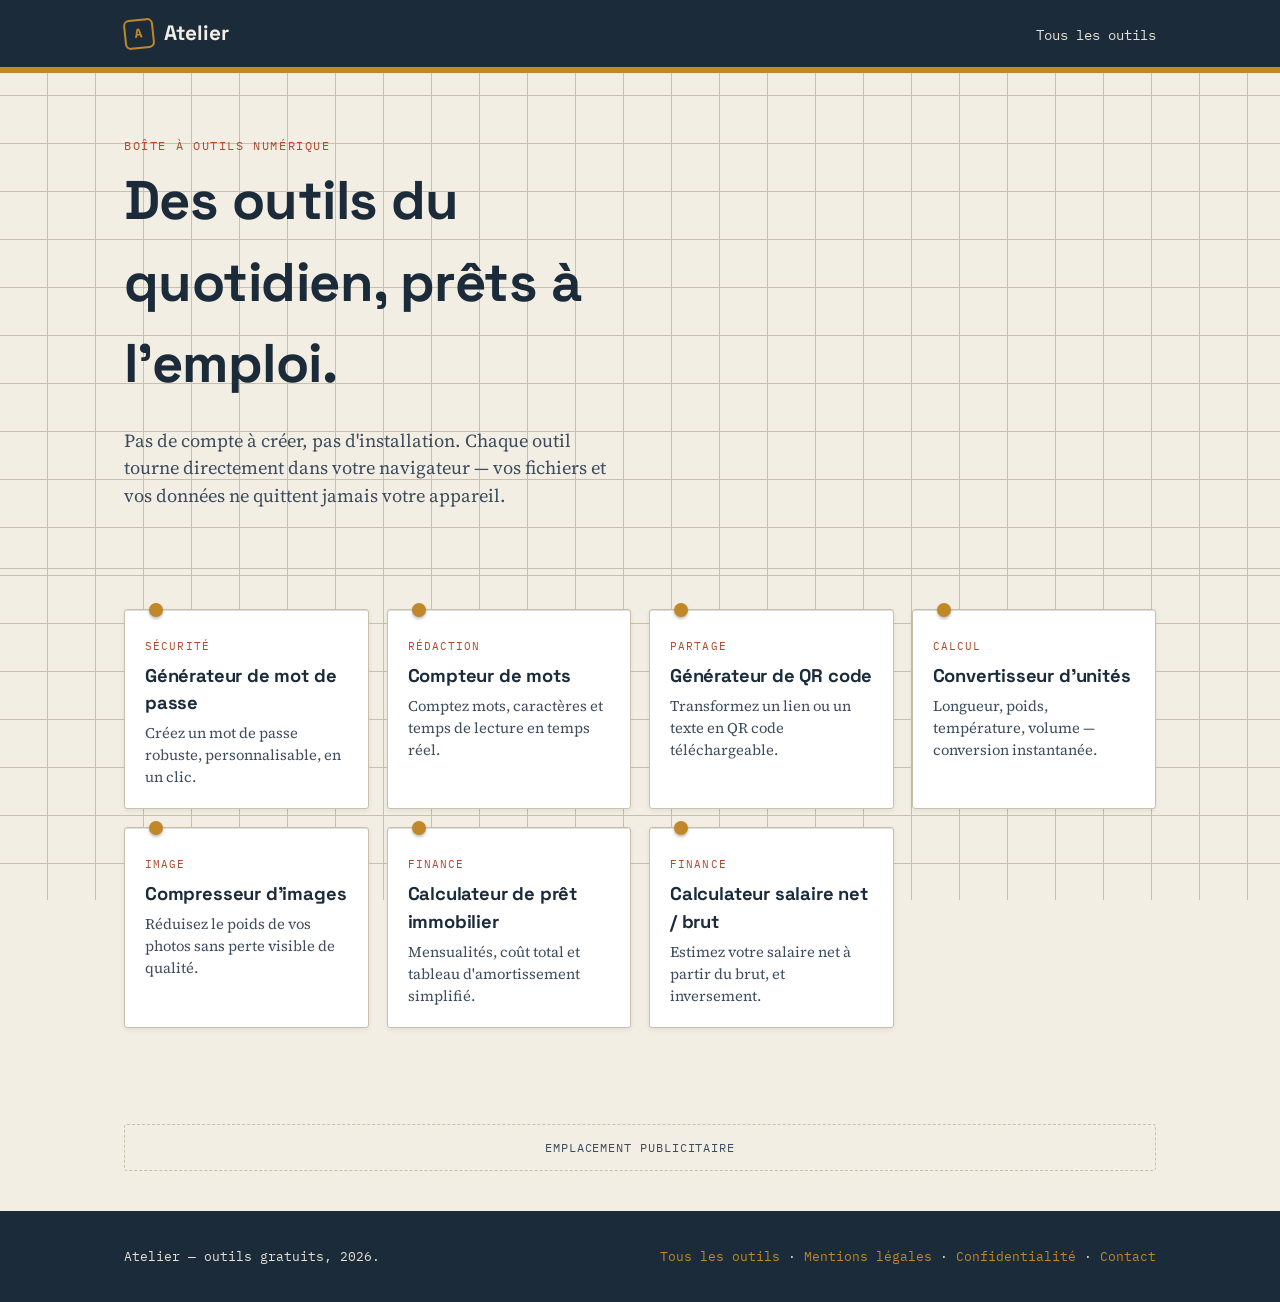
<file: index.html>
<!DOCTYPE html>
<html lang="fr">
<head>
<meta charset="UTF-8">
<meta name="viewport" content="width=device-width, initial-scale=1.0">
<title>Atelier — Outils gratuits en ligne, sans inscription</title>
<meta name="description" content="Générateur de mot de passe, compteur de mots, QR code, convertisseur d'unités, compresseur d'images et calculateurs financiers — gratuits, rapides, sans inscription.">
<link rel="preconnect" href="https://fonts.googleapis.com">
<link href="https://fonts.googleapis.com/css2?family=Space+Grotesk:wght@500;700&family=Source+Serif+4:opsz,wght@8..60,400;8..60,600&family=IBM+Plex+Mono:wght@400;500&display=swap" rel="stylesheet">
<link rel="stylesheet" href="css/style.css">
</head>
<body>

<header class="site-header">
  <div class="container">
    <a href="index.html" class="brand">
      <span class="brand-mark">A</span>
      Atelier
    </a>
    <nav class="crumbs"><a href="#outils">Tous les outils</a></nav>
  </div>
</header>

<section class="hero">
  <div class="container">
    <span class="eyebrow">Boîte à outils numérique</span>
    <h1>Des outils du quotidien, prêts à l'emploi.</h1>
    <p class="lede">Pas de compte à créer, pas d'installation. Chaque outil tourne directement dans votre navigateur — vos fichiers et vos données ne quittent jamais votre appareil.</p>
  </div>
</section>

<section id="outils" class="container">
  <div class="pegboard">

    <a class="tool-slot" href="tools/generateur-mot-de-passe.html">
      <span class="tag">Sécurité</span>
      <h3>Générateur de mot de passe</h3>
      <p>Créez un mot de passe robuste, personnalisable, en un clic.</p>
    </a>

    <a class="tool-slot" href="tools/compteur-de-mots.html">
      <span class="tag">Rédaction</span>
      <h3>Compteur de mots</h3>
      <p>Comptez mots, caractères et temps de lecture en temps réel.</p>
    </a>

    <a class="tool-slot" href="tools/generateur-qr-code.html">
      <span class="tag">Partage</span>
      <h3>Générateur de QR code</h3>
      <p>Transformez un lien ou un texte en QR code téléchargeable.</p>
    </a>

    <a class="tool-slot" href="tools/convertisseur-unites.html">
      <span class="tag">Calcul</span>
      <h3>Convertisseur d'unités</h3>
      <p>Longueur, poids, température, volume — conversion instantanée.</p>
    </a>

    <a class="tool-slot" href="tools/compresseur-image.html">
      <span class="tag">Image</span>
      <h3>Compresseur d'images</h3>
      <p>Réduisez le poids de vos photos sans perte visible de qualité.</p>
    </a>

    <a class="tool-slot" href="tools/calculateur-pret.html">
      <span class="tag">Finance</span>
      <h3>Calculateur de prêt immobilier</h3>
      <p>Mensualités, coût total et tableau d'amortissement simplifié.</p>
    </a>

    <a class="tool-slot" href="tools/calculateur-salaire.html">
      <span class="tag">Finance</span>
      <h3>Calculateur salaire net / brut</h3>
      <p>Estimez votre salaire net à partir du brut, et inversement.</p>
    </a>

  </div>

  <div class="ad-slot">Emplacement publicitaire</div>
</section>

<footer class="site-footer">
  <div class="container">
    <span>Atelier — outils gratuits, 2026.</span>
    <span>
      <a href="#outils">Tous les outils</a> ·
      <a href="pages/mentions-legales.html">Mentions légales</a> ·
      <a href="pages/confidentialite.html">Confidentialité</a> ·
      <a href="pages/contact.html">Contact</a>
    </span>
  </div>
</footer>

</body>
</html>
</file>
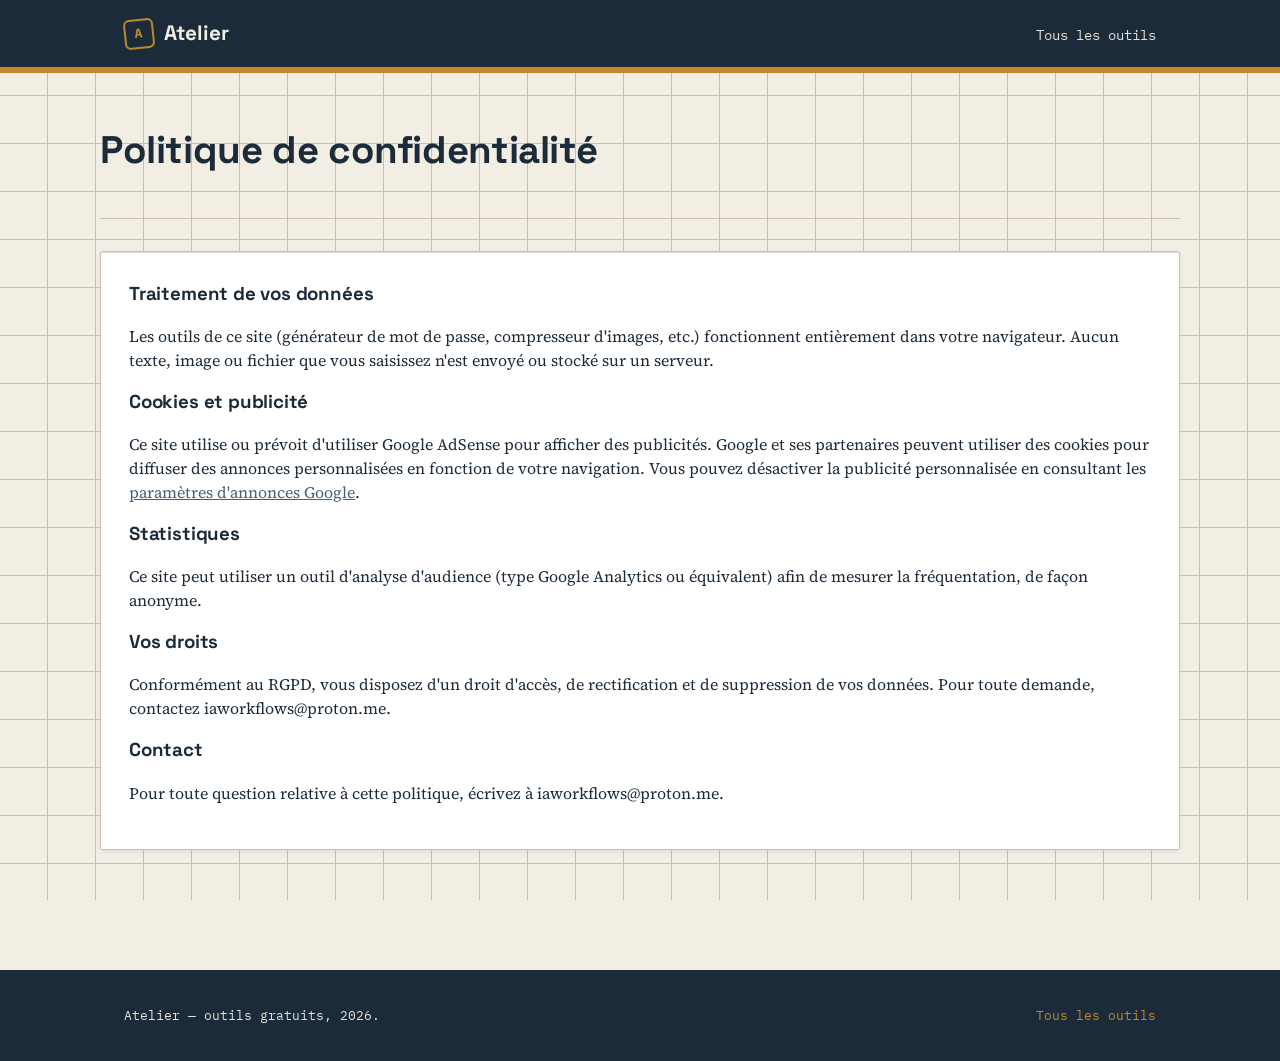
<file: pages/confidentialite.html>
<!DOCTYPE html>
<html lang="fr">
<head>
<meta charset="UTF-8">
<meta name="viewport" content="width=device-width, initial-scale=1.0">
<title>Politique de confidentialité — Atelier</title>
<meta name="robots" content="noindex">
<link href="https://fonts.googleapis.com/css2?family=Space+Grotesk:wght@500;700&family=Source+Serif+4:opsz,wght@8..60,400;8..60,600&family=IBM+Plex+Mono:wght@400;500&display=swap" rel="stylesheet">
<link rel="stylesheet" href="../css/style.css">
</head>
<body>

<header class="site-header">
  <div class="container">
    <a href="../index.html" class="brand"><span class="brand-mark">A</span>Atelier</a>
    <nav class="crumbs"><a href="../index.html#outils">Tous les outils</a></nav>
  </div>
</header>

<main class="container tool-page">
  <div class="tool-header">
    <h1>Politique de confidentialité</h1>
  </div>

  <div class="panel">
    <h3>Traitement de vos données</h3>
    <p>Les outils de ce site (générateur de mot de passe, compresseur d'images, etc.) fonctionnent entièrement dans votre navigateur. Aucun texte, image ou fichier que vous saisissez n'est envoyé ou stocké sur un serveur.</p>

    <h3>Cookies et publicité</h3>
    <p>Ce site utilise ou prévoit d'utiliser Google AdSense pour afficher des publicités. Google et ses partenaires peuvent utiliser des cookies pour diffuser des annonces personnalisées en fonction de votre navigation. Vous pouvez désactiver la publicité personnalisée en consultant les <a href="https://adssettings.google.com" target="_blank" rel="noopener">paramètres d'annonces Google</a>.</p>

    <h3>Statistiques</h3>
    <p>Ce site peut utiliser un outil d'analyse d'audience (type Google Analytics ou équivalent) afin de mesurer la fréquentation, de façon anonyme.</p>

    <h3>Vos droits</h3>
    <p>Conformément au RGPD, vous disposez d'un droit d'accès, de rectification et de suppression de vos données. Pour toute demande, contactez iaworkflows@proton.me.</p>

    <h3>Contact</h3>
    <p>Pour toute question relative à cette politique, écrivez à iaworkflows@proton.me.</p>
  </div>
</main>

<footer class="site-footer">
  <div class="container">
    <span>Atelier — outils gratuits, 2026.</span>
    <span><a href="../index.html#outils">Tous les outils</a></span>
  </div>
</footer>

</body>
</html>
</file>
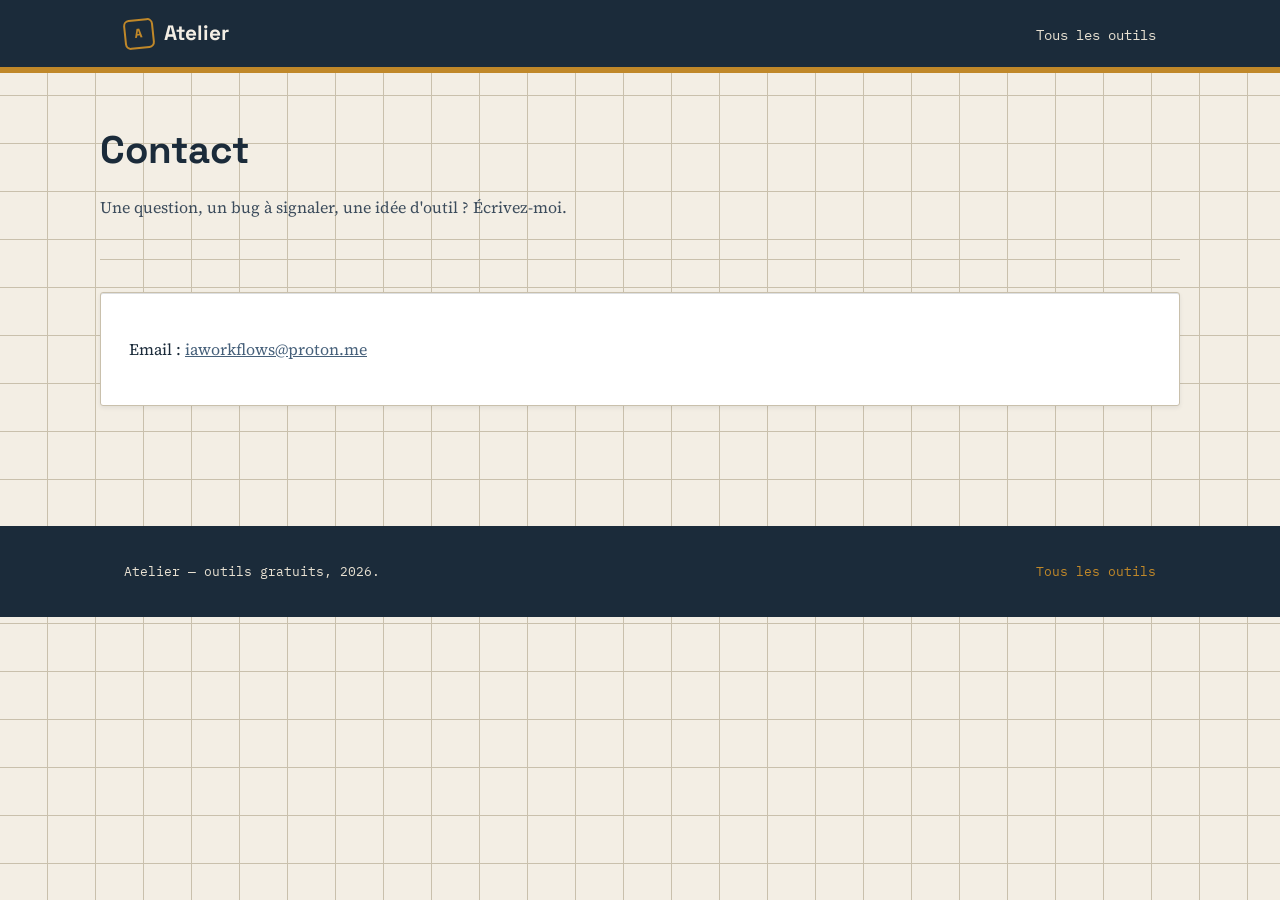
<file: pages/contact.html>
<!DOCTYPE html>
<html lang="fr">
<head>
<meta charset="UTF-8">
<meta name="viewport" content="width=device-width, initial-scale=1.0">
<title>Contact — Atelier</title>
<link href="https://fonts.googleapis.com/css2?family=Space+Grotesk:wght@500;700&family=Source+Serif+4:opsz,wght@8..60,400;8..60,600&family=IBM+Plex+Mono:wght@400;500&display=swap" rel="stylesheet">
<link rel="stylesheet" href="../css/style.css">
</head>
<body>

<header class="site-header">
  <div class="container">
    <a href="../index.html" class="brand"><span class="brand-mark">A</span>Atelier</a>
    <nav class="crumbs"><a href="../index.html#outils">Tous les outils</a></nav>
  </div>
</header>

<main class="container tool-page">
  <div class="tool-header">
    <h1>Contact</h1>
    <p>Une question, un bug à signaler, une idée d'outil ? Écrivez-moi.</p>
  </div>

  <div class="panel">
    <p>Email : <a href="mailto:[ton-email@exemple.fr]">iaworkflows@proton.me</a></p>
  </div>
</main>

<footer class="site-footer">
  <div class="container">
    <span>Atelier — outils gratuits, 2026.</span>
    <span><a href="../index.html#outils">Tous les outils</a></span>
  </div>
</footer>

</body>
</html>
</file>
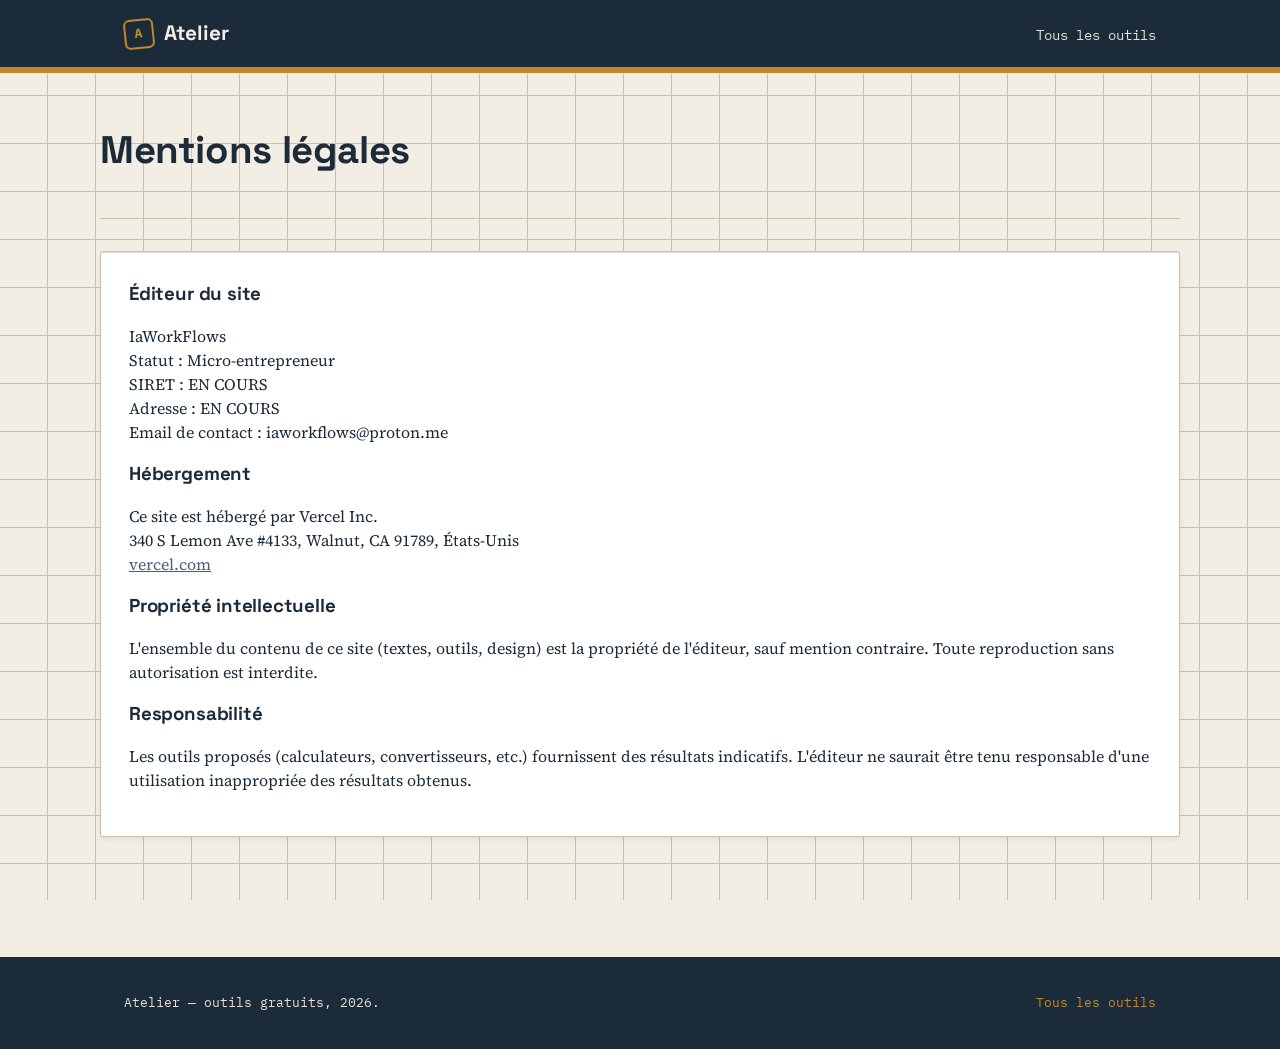
<file: pages/mentions-legales.html>
<!DOCTYPE html>
<html lang="fr">
<head>
<meta charset="UTF-8">
<meta name="viewport" content="width=device-width, initial-scale=1.0">
<title>Mentions légales — Atelier</title>
<meta name="robots" content="noindex">
<link href="https://fonts.googleapis.com/css2?family=Space+Grotesk:wght@500;700&family=Source+Serif+4:opsz,wght@8..60,400;8..60,600&family=IBM+Plex+Mono:wght@400;500&display=swap" rel="stylesheet">
<link rel="stylesheet" href="../css/style.css">
</head>
<body>

<header class="site-header">
  <div class="container">
    <a href="../index.html" class="brand"><span class="brand-mark">A</span>Atelier</a>
    <nav class="crumbs"><a href="../index.html#outils">Tous les outils</a></nav>
  </div>
</header>

<main class="container tool-page">
  <div class="tool-header">
    <h1>Mentions légales</h1>
  </div>

  <div class="panel">
    <h3>Éditeur du site</h3>
    <p>
      IaWorkFlows<br>
      Statut : Micro-entrepreneur<br>
      SIRET : EN COURS<br>
      Adresse : EN COURS<br>
      Email de contact : iaworkflows@proton.me
    </p>

    <h3>Hébergement</h3>
    <p>
      Ce site est hébergé par Vercel Inc.<br>
      340 S Lemon Ave #4133, Walnut, CA 91789, États-Unis<br>
      <a href="https://vercel.com" target="_blank" rel="noopener">vercel.com</a>
    </p>

    <h3>Propriété intellectuelle</h3>
    <p>L'ensemble du contenu de ce site (textes, outils, design) est la propriété de l'éditeur, sauf mention contraire. Toute reproduction sans autorisation est interdite.</p>

    <h3>Responsabilité</h3>
    <p>Les outils proposés (calculateurs, convertisseurs, etc.) fournissent des résultats indicatifs. L'éditeur ne saurait être tenu responsable d'une utilisation inappropriée des résultats obtenus.</p>
  </div>
</main>

<footer class="site-footer">
  <div class="container">
    <span>Atelier — outils gratuits, 2026.</span>
    <span><a href="../index.html#outils">Tous les outils</a></span>
  </div>
</footer>

</body>
</html>
</file>
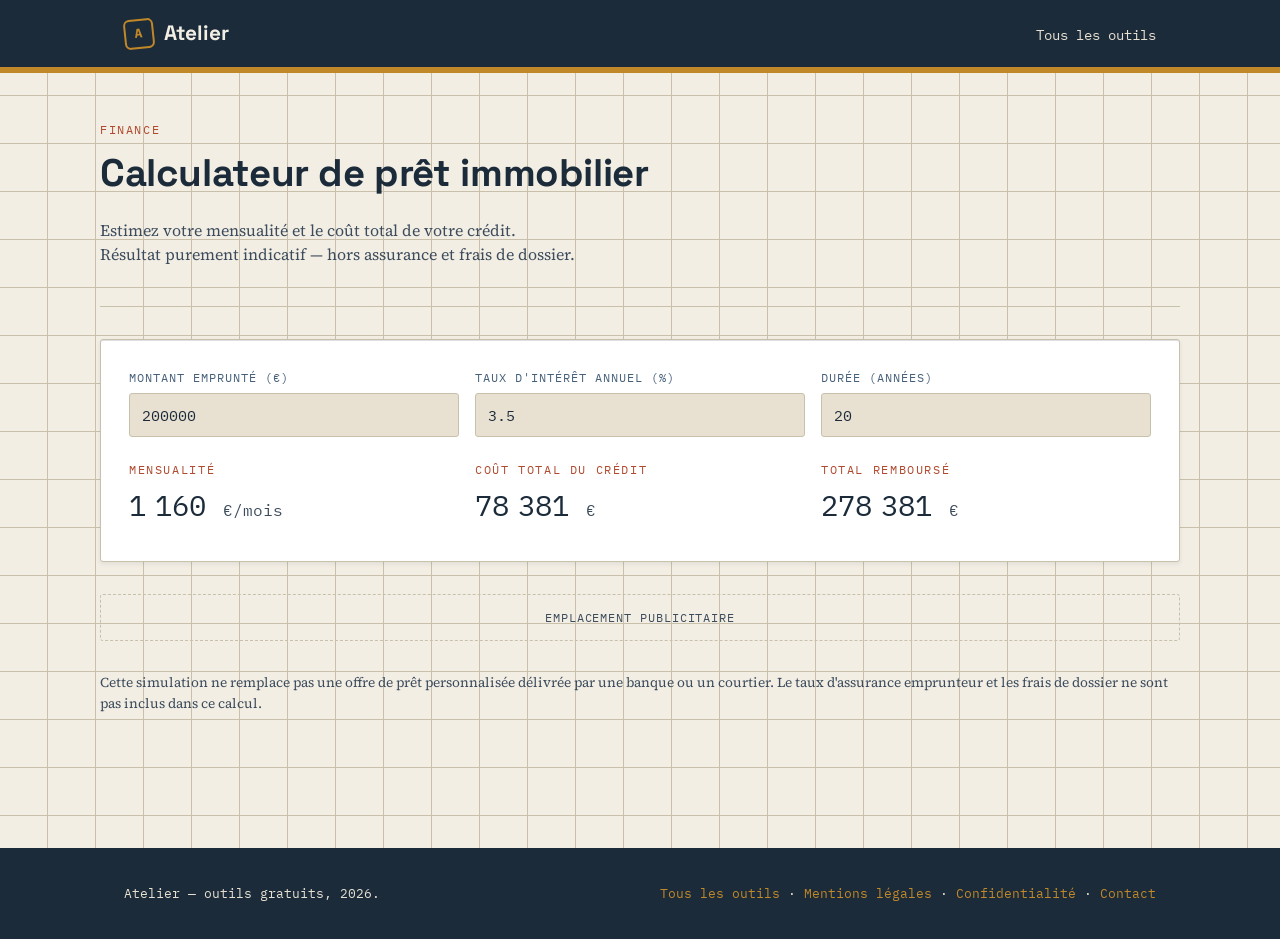
<file: tools/calculateur-pret.html>
<!DOCTYPE html>
<html lang="fr">
<head>
<meta charset="UTF-8">
<meta name="viewport" content="width=device-width, initial-scale=1.0">
<title>Calculateur de prêt immobilier gratuit — Atelier</title>
<meta name="description" content="Calculez votre mensualité de prêt immobilier, le coût total du crédit et consultez un tableau d'amortissement simplifié.">
<link href="https://fonts.googleapis.com/css2?family=Space+Grotesk:wght@500;700&family=Source+Serif+4:opsz,wght@8..60,400;8..60,600&family=IBM+Plex+Mono:wght@400;500&display=swap" rel="stylesheet">
<link rel="stylesheet" href="../css/style.css">
</head>
<body>

<header class="site-header">
  <div class="container">
    <a href="../index.html" class="brand"><span class="brand-mark">A</span>Atelier</a>
    <nav class="crumbs"><a href="../index.html#outils">Tous les outils</a></nav>
  </div>
</header>

<main class="container tool-page">
  <div class="tool-header">
    <span class="eyebrow">Finance</span>
    <h1>Calculateur de prêt immobilier</h1>
    <p>Estimez votre mensualité et le coût total de votre crédit. Résultat purement indicatif — hors assurance et frais de dossier.</p>
  </div>

  <div class="panel">
    <div class="row">
      <div>
        <label for="amount">Montant emprunté (€)</label>
        <input type="number" id="amount" value="200000">
      </div>
      <div>
        <label for="rate">Taux d'intérêt annuel (%)</label>
        <input type="number" id="rate" value="3.5" step="0.01">
      </div>
      <div>
        <label for="duration">Durée (années)</label>
        <input type="number" id="duration" value="20">
      </div>
    </div>

    <div class="row" style="margin-top:24px;">
      <div>
        <div class="eyebrow">Mensualité</div>
        <div class="result-big"><span id="monthly">—</span> <span class="unit">€/mois</span></div>
      </div>
      <div>
        <div class="eyebrow">Coût total du crédit</div>
        <div class="result-big"><span id="totalCost">—</span> <span class="unit">€</span></div>
      </div>
      <div>
        <div class="eyebrow">Total remboursé</div>
        <div class="result-big"><span id="totalPaid">—</span> <span class="unit">€</span></div>
      </div>
    </div>
  </div>

  <div class="ad-slot">Emplacement publicitaire</div>

  <p class="footnote">Cette simulation ne remplace pas une offre de prêt personnalisée délivrée par une banque ou un courtier. Le taux d'assurance emprunteur et les frais de dossier ne sont pas inclus dans ce calcul.</p>
</main>

<footer class="site-footer">
  <div class="container">
    <span>Atelier — outils gratuits, 2026.</span>
    <span>
      <a href="../index.html#outils">Tous les outils</a> ·
      <a href="../pages/mentions-legales.html">Mentions légales</a> ·
      <a href="../pages/confidentialite.html">Confidentialité</a> ·
      <a href="../pages/contact.html">Contact</a>
    </span>
  </div>
</footer>

<script>
const amount = document.getElementById('amount');
const rate = document.getElementById('rate');
const duration = document.getElementById('duration');

function calc() {
  const P = parseFloat(amount.value);
  const annualRate = parseFloat(rate.value) / 100;
  const years = parseFloat(duration.value);

  if (!P || !annualRate || !years) return;

  const monthlyRate = annualRate / 12;
  const n = years * 12;
  const monthly = P * monthlyRate / (1 - Math.pow(1 + monthlyRate, -n));
  const totalPaid = monthly * n;
  const totalCost = totalPaid - P;

  document.getElementById('monthly').textContent = formatNum(monthly);
  document.getElementById('totalCost').textContent = formatNum(totalCost);
  document.getElementById('totalPaid').textContent = formatNum(totalPaid);
}

function formatNum(n) {
  return n.toLocaleString('fr-FR', { maximumFractionDigits: 0 });
}

[amount, rate, duration].forEach(el => el.addEventListener('input', calc));
calc();
</script>

</body>
</html>
</file>
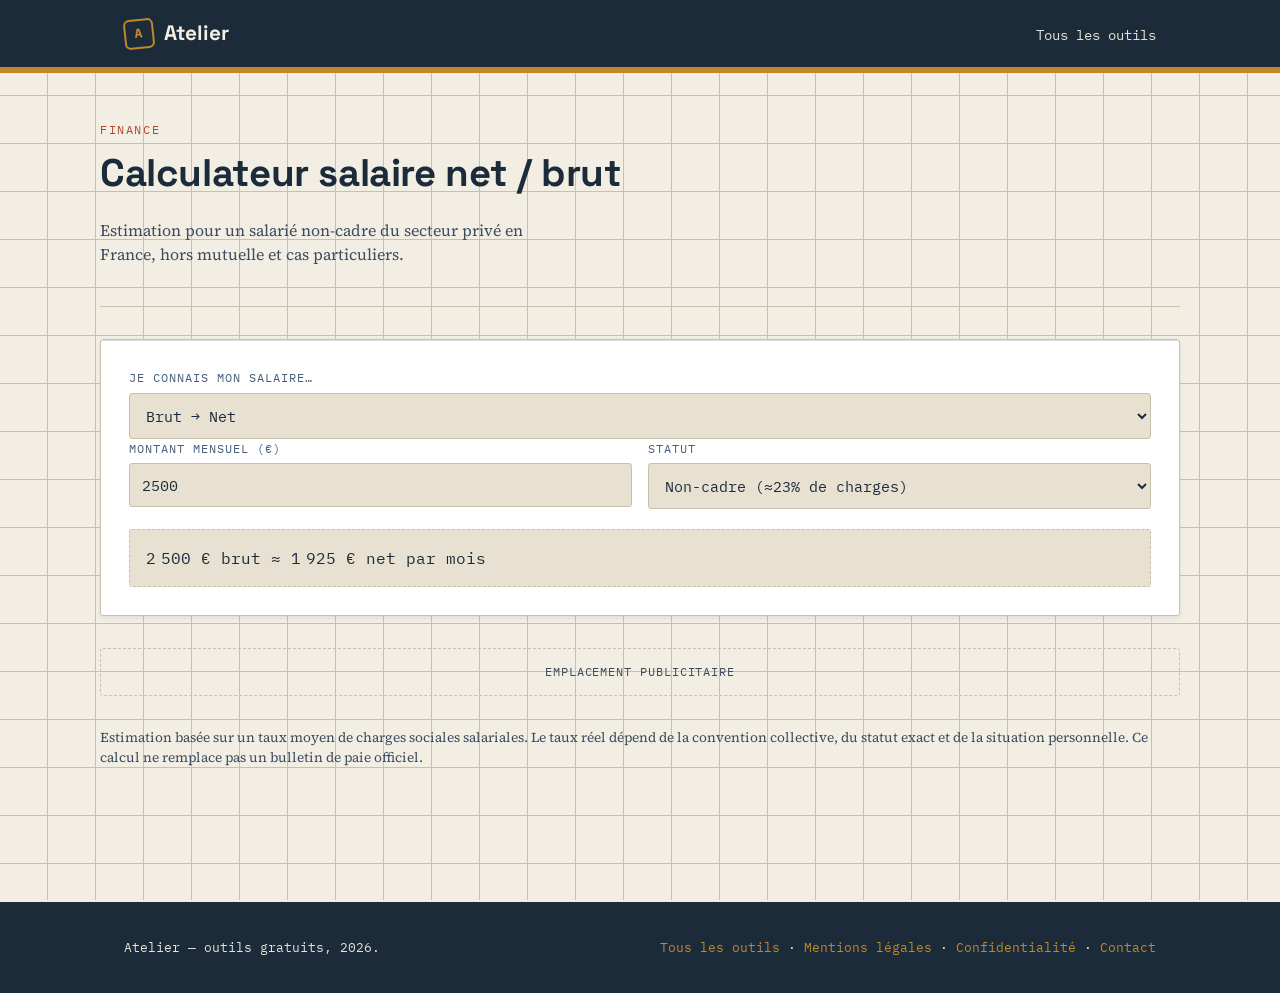
<file: tools/calculateur-salaire.html>
<!DOCTYPE html>
<html lang="fr">
<head>
<meta charset="UTF-8">
<meta name="viewport" content="width=device-width, initial-scale=1.0">
<title>Calculateur salaire net / brut gratuit — Atelier</title>
<meta name="description" content="Convertissez votre salaire brut en net et inversement, pour un salarié du secteur privé en France. Estimation indicative.">
<link href="https://fonts.googleapis.com/css2?family=Space+Grotesk:wght@500;700&family=Source+Serif+4:opsz,wght@8..60,400;8..60,600&family=IBM+Plex+Mono:wght@400;500&display=swap" rel="stylesheet">
<link rel="stylesheet" href="../css/style.css">
</head>
<body>

<header class="site-header">
  <div class="container">
    <a href="../index.html" class="brand"><span class="brand-mark">A</span>Atelier</a>
    <nav class="crumbs"><a href="../index.html#outils">Tous les outils</a></nav>
  </div>
</header>

<main class="container tool-page">
  <div class="tool-header">
    <span class="eyebrow">Finance</span>
    <h1>Calculateur salaire net / brut</h1>
    <p>Estimation pour un salarié non-cadre du secteur privé en France, hors mutuelle et cas particuliers.</p>
  </div>

  <div class="panel">
    <label for="direction">Je connais mon salaire…</label>
    <select id="direction">
      <option value="toNet">Brut → Net</option>
      <option value="toGross">Net → Brut</option>
    </select>

    <div class="row">
      <div>
        <label for="salary">Montant mensuel (€)</label>
        <input type="number" id="salary" value="2500">
      </div>
      <div>
        <label for="status">Statut</label>
        <select id="status">
          <option value="0.23">Non-cadre (≈23% de charges)</option>
          <option value="0.25">Cadre (≈25% de charges)</option>
        </select>
      </div>
    </div>

    <div class="output" id="result" aria-live="polite">—</div>
  </div>

  <div class="ad-slot">Emplacement publicitaire</div>

  <p class="footnote">Estimation basée sur un taux moyen de charges sociales salariales. Le taux réel dépend de la convention collective, du statut exact et de la situation personnelle. Ce calcul ne remplace pas un bulletin de paie officiel.</p>
</main>

<footer class="site-footer">
  <div class="container">
    <span>Atelier — outils gratuits, 2026.</span>
    <span>
      <a href="../index.html#outils">Tous les outils</a> ·
      <a href="../pages/mentions-legales.html">Mentions légales</a> ·
      <a href="../pages/confidentialite.html">Confidentialité</a> ·
      <a href="../pages/contact.html">Contact</a>
    </span>
  </div>
</footer>

<script>
const direction = document.getElementById('direction');
const salary = document.getElementById('salary');
const status = document.getElementById('status');
const result = document.getElementById('result');

function calc() {
  const val = parseFloat(salary.value);
  const rate = parseFloat(status.value);
  if (!val) { result.textContent = '—'; return; }

  if (direction.value === 'toNet') {
    const net = val * (1 - rate);
    result.textContent = val.toLocaleString('fr-FR') + ' € brut ≈ ' + net.toLocaleString('fr-FR', {maximumFractionDigits: 0}) + ' € net par mois';
  } else {
    const gross = val / (1 - rate);
    result.textContent = val.toLocaleString('fr-FR') + ' € net ≈ ' + gross.toLocaleString('fr-FR', {maximumFractionDigits: 0}) + ' € brut par mois';
  }
}

[direction, salary, status].forEach(el => el.addEventListener('input', calc));
calc();
</script>

</body>
</html>
</file>
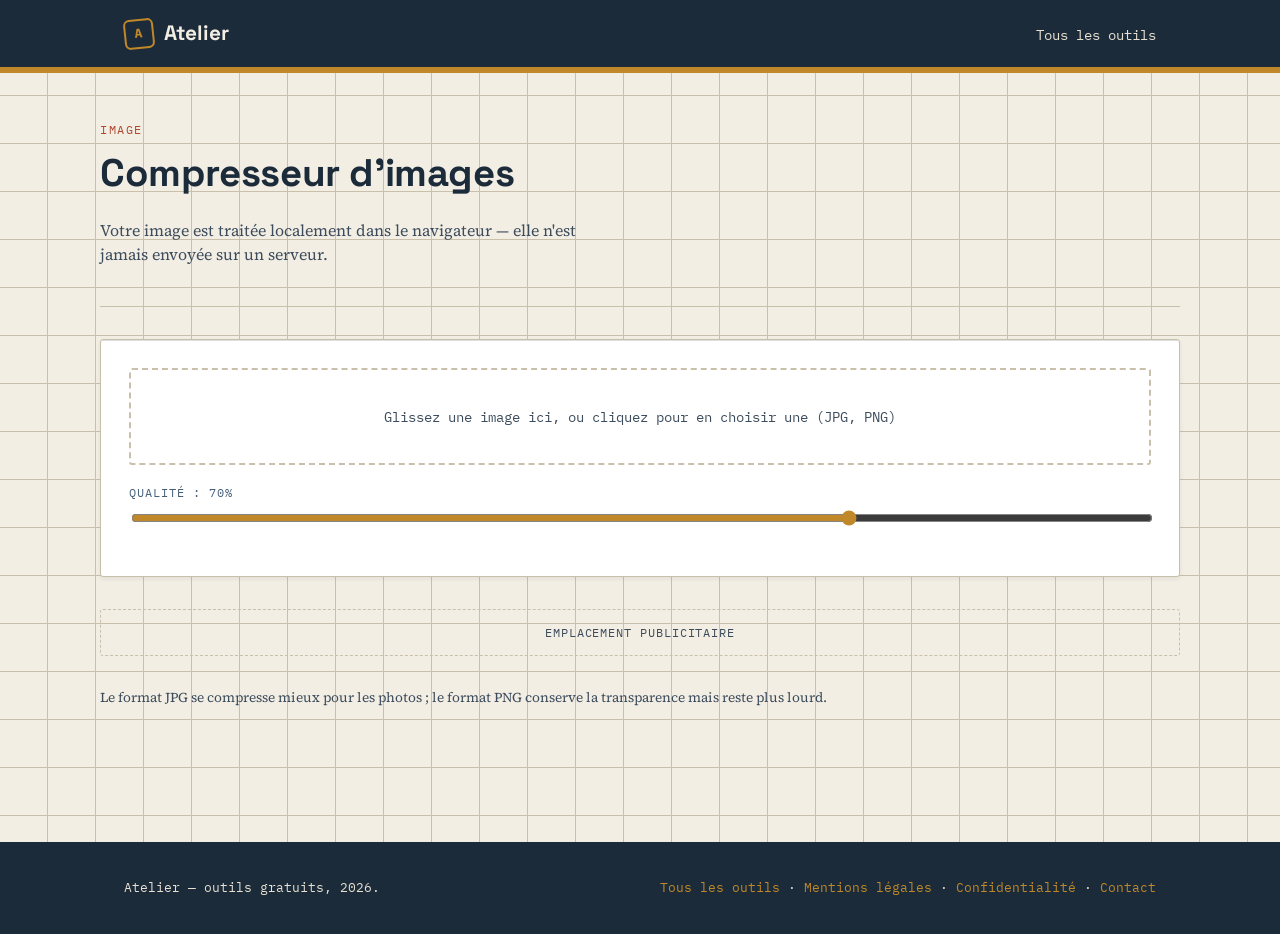
<file: tools/compresseur-image.html>
<!DOCTYPE html>
<html lang="fr">
<head>
<meta charset="UTF-8">
<meta name="viewport" content="width=device-width, initial-scale=1.0">
<title>Compresseur d'images gratuit en ligne — Atelier</title>
<meta name="description" content="Réduisez le poids de vos images JPG et PNG directement dans votre navigateur, sans envoi sur un serveur.">
<link href="https://fonts.googleapis.com/css2?family=Space+Grotesk:wght@500;700&family=Source+Serif+4:opsz,wght@8..60,400;8..60,600&family=IBM+Plex+Mono:wght@400;500&display=swap" rel="stylesheet">
<link rel="stylesheet" href="../css/style.css">
</head>
<body>

<header class="site-header">
  <div class="container">
    <a href="../index.html" class="brand"><span class="brand-mark">A</span>Atelier</a>
    <nav class="crumbs"><a href="../index.html#outils">Tous les outils</a></nav>
  </div>
</header>

<main class="container tool-page">
  <div class="tool-header">
    <span class="eyebrow">Image</span>
    <h1>Compresseur d'images</h1>
    <p>Votre image est traitée localement dans le navigateur — elle n'est jamais envoyée sur un serveur.</p>
  </div>

  <div class="panel">
    <div class="dropzone" id="dropzone">Glissez une image ici, ou cliquez pour en choisir une (JPG, PNG)</div>
    <input type="file" id="fileInput" accept="image/png, image/jpeg" style="display:none">

    <label for="quality">Qualité : <span id="qualityVal">70</span>%</label>
    <input type="range" id="quality" min="10" max="95" value="70">

    <table class="compress-table" id="statsTable" style="display:none;">
      <tr><th>Taille d'origine</th><td id="origSize">—</td></tr>
      <tr><th>Taille compressée</th><td id="newSize">—</td></tr>
      <tr><th>Réduction</th><td id="reduction">—</td></tr>
    </table>

    <div class="actions">
      <button class="secondary" id="downloadBtn" style="display:none;">Télécharger l'image compressée</button>
    </div>
  </div>

  <div class="ad-slot">Emplacement publicitaire</div>

  <p class="footnote">Le format JPG se compresse mieux pour les photos ; le format PNG conserve la transparence mais reste plus lourd.</p>
</main>

<footer class="site-footer">
  <div class="container">
    <span>Atelier — outils gratuits, 2026.</span>
    <span>
      <a href="../index.html#outils">Tous les outils</a> ·
      <a href="../pages/mentions-legales.html">Mentions légales</a> ·
      <a href="../pages/confidentialite.html">Confidentialité</a> ·
      <a href="../pages/contact.html">Contact</a>
    </span>
  </div>
</footer>

<script>
const dropzone = document.getElementById('dropzone');
const fileInput = document.getElementById('fileInput');
const quality = document.getElementById('quality');
const qualityVal = document.getElementById('qualityVal');
const statsTable = document.getElementById('statsTable');
const downloadBtn = document.getElementById('downloadBtn');
let currentFile = null;
let compressedDataUrl = null;
let compressedType = 'image/jpeg';

dropzone.addEventListener('click', () => fileInput.click());
dropzone.addEventListener('dragover', e => { e.preventDefault(); dropzone.classList.add('drag'); });
dropzone.addEventListener('dragleave', () => dropzone.classList.remove('drag'));
dropzone.addEventListener('drop', e => {
  e.preventDefault();
  dropzone.classList.remove('drag');
  if (e.dataTransfer.files.length) handleFile(e.dataTransfer.files[0]);
});
fileInput.addEventListener('change', () => { if (fileInput.files.length) handleFile(fileInput.files[0]); });
quality.addEventListener('input', () => { qualityVal.textContent = quality.value; if (currentFile) processImage(); });

function handleFile(file) {
  if (!file.type.match(/image\/(jpeg|png)/)) {
    dropzone.textContent = 'Format non supporté. Utilisez un JPG ou un PNG.';
    return;
  }
  currentFile = file;
  processImage();
}

function processImage() {
  const reader = new FileReader();
  reader.onload = e => {
    const img = new Image();
    img.onload = () => {
      const canvas = document.createElement('canvas');
      canvas.width = img.width;
      canvas.height = img.height;
      const ctx = canvas.getContext('2d');
      ctx.drawImage(img, 0, 0);

      compressedType = currentFile.type === 'image/png' ? 'image/png' : 'image/jpeg';
      const q = parseInt(quality.value, 10) / 100;
      compressedDataUrl = canvas.toDataURL(compressedType, q);

      const origSize = currentFile.size;
      const newSize = Math.round((compressedDataUrl.length - 'data:image/jpeg;base64,'.length) * 0.75);

      document.getElementById('origSize').textContent = formatBytes(origSize);
      document.getElementById('newSize').textContent = formatBytes(newSize);
      const pct = Math.max(0, Math.round((1 - newSize / origSize) * 100));
      document.getElementById('reduction').textContent = pct + '%';
      statsTable.style.display = '';
      downloadBtn.style.display = '';
      dropzone.textContent = currentFile.name + ' — chargé';
    };
    img.src = e.target.result;
  };
  reader.readAsDataURL(currentFile);
}

function formatBytes(bytes) {
  if (bytes < 1024) return bytes + ' o';
  if (bytes < 1024 * 1024) return (bytes / 1024).toFixed(1) + ' Ko';
  return (bytes / (1024 * 1024)).toFixed(2) + ' Mo';
}

downloadBtn.addEventListener('click', () => {
  if (!compressedDataUrl) return;
  const link = document.createElement('a');
  link.download = 'image-compressee.' + (compressedType === 'image/png' ? 'png' : 'jpg');
  link.href = compressedDataUrl;
  link.click();
});
</script>

</body>
</html>
</file>
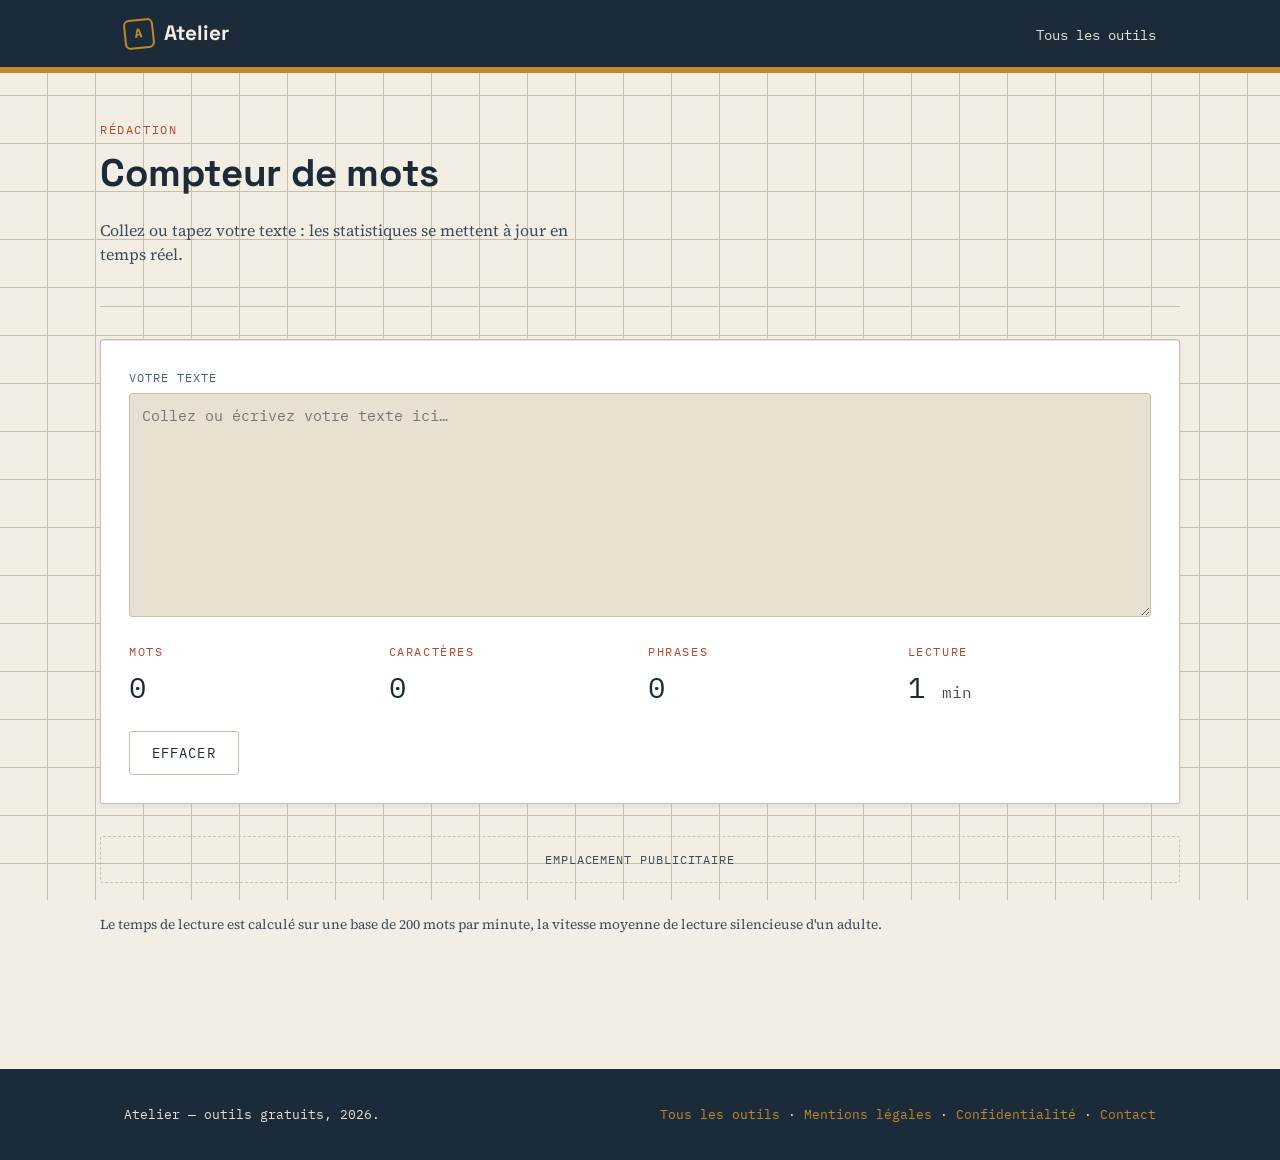
<file: tools/compteur-de-mots.html>
<!DOCTYPE html>
<html lang="fr">
<head>
<meta charset="UTF-8">
<meta name="viewport" content="width=device-width, initial-scale=1.0">
<title>Compteur de mots et de caractères gratuit — Atelier</title>
<meta name="description" content="Comptez le nombre de mots, caractères, phrases et le temps de lecture estimé d'un texte, en temps réel.">
<link href="https://fonts.googleapis.com/css2?family=Space+Grotesk:wght@500;700&family=Source+Serif+4:opsz,wght@8..60,400;8..60,600&family=IBM+Plex+Mono:wght@400;500&display=swap" rel="stylesheet">
<link rel="stylesheet" href="../css/style.css">
</head>
<body>

<header class="site-header">
  <div class="container">
    <a href="../index.html" class="brand"><span class="brand-mark">A</span>Atelier</a>
    <nav class="crumbs"><a href="../index.html#outils">Tous les outils</a></nav>
  </div>
</header>

<main class="container tool-page">
  <div class="tool-header">
    <span class="eyebrow">Rédaction</span>
    <h1>Compteur de mots</h1>
    <p>Collez ou tapez votre texte : les statistiques se mettent à jour en temps réel.</p>
  </div>

  <div class="panel">
    <label for="text">Votre texte</label>
    <textarea id="text" rows="10" placeholder="Collez ou écrivez votre texte ici…"></textarea>

    <div class="row" style="margin-top:20px;">
      <div>
        <div class="eyebrow">Mots</div>
        <div class="result-big" id="words">0</div>
      </div>
      <div>
        <div class="eyebrow">Caractères</div>
        <div class="result-big" id="chars">0</div>
      </div>
      <div>
        <div class="eyebrow">Phrases</div>
        <div class="result-big" id="sentences">0</div>
      </div>
      <div>
        <div class="eyebrow">Lecture</div>
        <div class="result-big" id="reading">0 <span class="unit">min</span></div>
      </div>
    </div>

    <div class="actions">
      <button class="secondary" id="clearBtn">Effacer</button>
    </div>
  </div>

  <div class="ad-slot">Emplacement publicitaire</div>

  <p class="footnote">Le temps de lecture est calculé sur une base de 200 mots par minute, la vitesse moyenne de lecture silencieuse d'un adulte.</p>
</main>

<footer class="site-footer">
  <div class="container">
    <span>Atelier — outils gratuits, 2026.</span>
    <span>
      <a href="../index.html#outils">Tous les outils</a> ·
      <a href="../pages/mentions-legales.html">Mentions légales</a> ·
      <a href="../pages/confidentialite.html">Confidentialité</a> ·
      <a href="../pages/contact.html">Contact</a>
    </span>
  </div>
</footer>

<script>
const text = document.getElementById('text');
const words = document.getElementById('words');
const chars = document.getElementById('chars');
const sentences = document.getElementById('sentences');
const reading = document.getElementById('reading');

function update() {
  const val = text.value;
  const wordMatches = val.trim().length ? val.trim().split(/\s+/) : [];
  const sentenceMatches = val.split(/[.!?]+/).filter(s => s.trim().length > 0);

  words.textContent = wordMatches.length;
  chars.textContent = val.length;
  sentences.textContent = sentenceMatches.length;
  reading.innerHTML = Math.max(1, Math.ceil(wordMatches.length / 200)) + ' <span class="unit">min</span>';
}

text.addEventListener('input', update);
document.getElementById('clearBtn').addEventListener('click', () => { text.value = ''; update(); });
update();
</script>

</body>
</html>
</file>
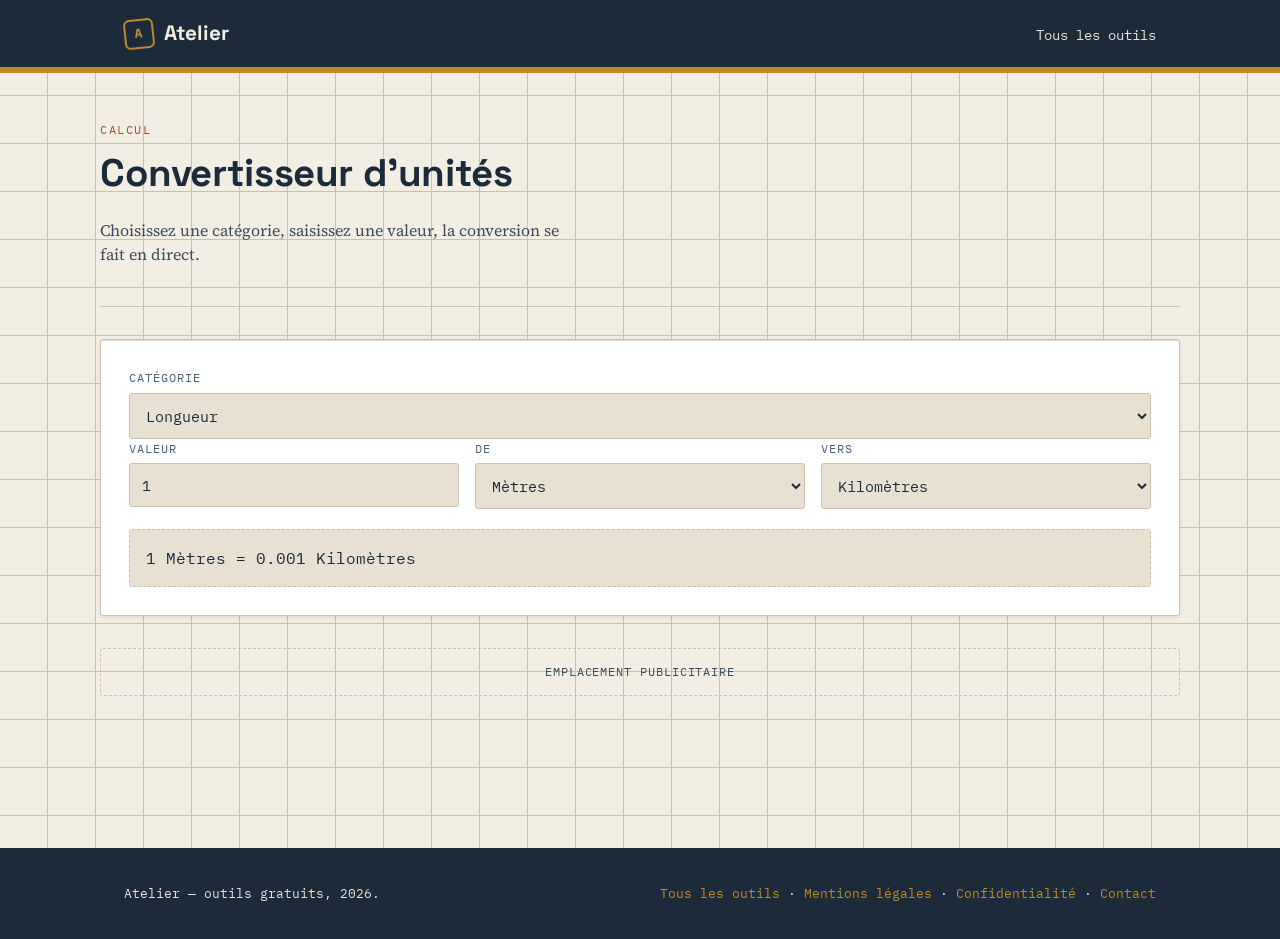
<file: tools/convertisseur-unites.html>
<!DOCTYPE html>
<html lang="fr">
<head>
<meta charset="UTF-8">
<meta name="viewport" content="width=device-width, initial-scale=1.0">
<title>Convertisseur d'unités gratuit — Atelier</title>
<meta name="description" content="Convertissez longueurs, poids, températures et volumes instantanément, gratuitement et sans inscription.">
<link href="https://fonts.googleapis.com/css2?family=Space+Grotesk:wght@500;700&family=Source+Serif+4:opsz,wght@8..60,400;8..60,600&family=IBM+Plex+Mono:wght@400;500&display=swap" rel="stylesheet">
<link rel="stylesheet" href="../css/style.css">
</head>
<body>

<header class="site-header">
  <div class="container">
    <a href="../index.html" class="brand"><span class="brand-mark">A</span>Atelier</a>
    <nav class="crumbs"><a href="../index.html#outils">Tous les outils</a></nav>
  </div>
</header>

<main class="container tool-page">
  <div class="tool-header">
    <span class="eyebrow">Calcul</span>
    <h1>Convertisseur d'unités</h1>
    <p>Choisissez une catégorie, saisissez une valeur, la conversion se fait en direct.</p>
  </div>

  <div class="panel">
    <label for="category">Catégorie</label>
    <select id="category">
      <option value="length">Longueur</option>
      <option value="weight">Poids</option>
      <option value="temperature">Température</option>
      <option value="volume">Volume</option>
    </select>

    <div class="row">
      <div>
        <label for="fromVal">Valeur</label>
        <input type="number" id="fromVal" value="1">
      </div>
      <div>
        <label for="fromUnit">De</label>
        <select id="fromUnit"></select>
      </div>
      <div>
        <label for="toUnit">Vers</label>
        <select id="toUnit"></select>
      </div>
    </div>

    <div class="output" id="result" aria-live="polite">—</div>
  </div>

  <div class="ad-slot">Emplacement publicitaire</div>
</main>

<footer class="site-footer">
  <div class="container">
    <span>Atelier — outils gratuits, 2026.</span>
    <span>
      <a href="../index.html#outils">Tous les outils</a> ·
      <a href="../pages/mentions-legales.html">Mentions légales</a> ·
      <a href="../pages/confidentialite.html">Confidentialité</a> ·
      <a href="../pages/contact.html">Contact</a>
    </span>
  </div>
</footer>

<script>
const units = {
  length: {
    label: 'Longueur',
    base: { m: 1, km: 1000, cm: 0.01, mm: 0.001, mile: 1609.34, yard: 0.9144, foot: 0.3048, inch: 0.0254 },
    names: { m: 'Mètres', km: 'Kilomètres', cm: 'Centimètres', mm: 'Millimètres', mile: 'Miles', yard: 'Yards', foot: 'Pieds', inch: 'Pouces' }
  },
  weight: {
    label: 'Poids',
    base: { kg: 1, g: 0.001, mg: 0.000001, tonne: 1000, lb: 0.453592, oz: 0.0283495 },
    names: { kg: 'Kilogrammes', g: 'Grammes', mg: 'Milligrammes', tonne: 'Tonnes', lb: 'Livres', oz: 'Onces' }
  },
  volume: {
    label: 'Volume',
    base: { l: 1, ml: 0.001, m3: 1000, gallon: 3.78541, pint: 0.473176 },
    names: { l: 'Litres', ml: 'Millilitres', m3: 'Mètres cubes', gallon: 'Gallons (US)', pint: 'Pintes (US)' }
  },
  temperature: {
    label: 'Température',
    names: { c: 'Celsius', f: 'Fahrenheit', k: 'Kelvin' }
  }
};

const category = document.getElementById('category');
const fromUnit = document.getElementById('fromUnit');
const toUnit = document.getElementById('toUnit');
const fromVal = document.getElementById('fromVal');
const result = document.getElementById('result');

function populateUnits() {
  const cat = units[category.value];
  fromUnit.innerHTML = '';
  toUnit.innerHTML = '';
  Object.keys(cat.names).forEach((key, i) => {
    const opt1 = new Option(cat.names[key], key);
    const opt2 = new Option(cat.names[key], key);
    fromUnit.add(opt1);
    toUnit.add(opt2);
  });
  toUnit.selectedIndex = 1;
  convert();
}

function convertTemp(value, from, to) {
  let celsius;
  if (from === 'c') celsius = value;
  else if (from === 'f') celsius = (value - 32) * 5/9;
  else celsius = value - 273.15;

  if (to === 'c') return celsius;
  if (to === 'f') return celsius * 9/5 + 32;
  return celsius + 273.15;
}

function convert() {
  const cat = category.value;
  const val = parseFloat(fromVal.value);
  if (isNaN(val)) { result.textContent = '—'; return; }

  let output;
  if (cat === 'temperature') {
    output = convertTemp(val, fromUnit.value, toUnit.value);
  } else {
    const data = units[cat].base;
    const inBase = val * data[fromUnit.value];
    output = inBase / data[toUnit.value];
  }
  result.textContent = val + ' ' + units[cat].names[fromUnit.value] + ' = ' + (Math.round(output * 100000) / 100000) + ' ' + units[cat].names[toUnit.value];
}

category.addEventListener('change', populateUnits);
[fromVal, fromUnit, toUnit].forEach(el => el.addEventListener('input', convert));

populateUnits();
</script>

</body>
</html>
</file>
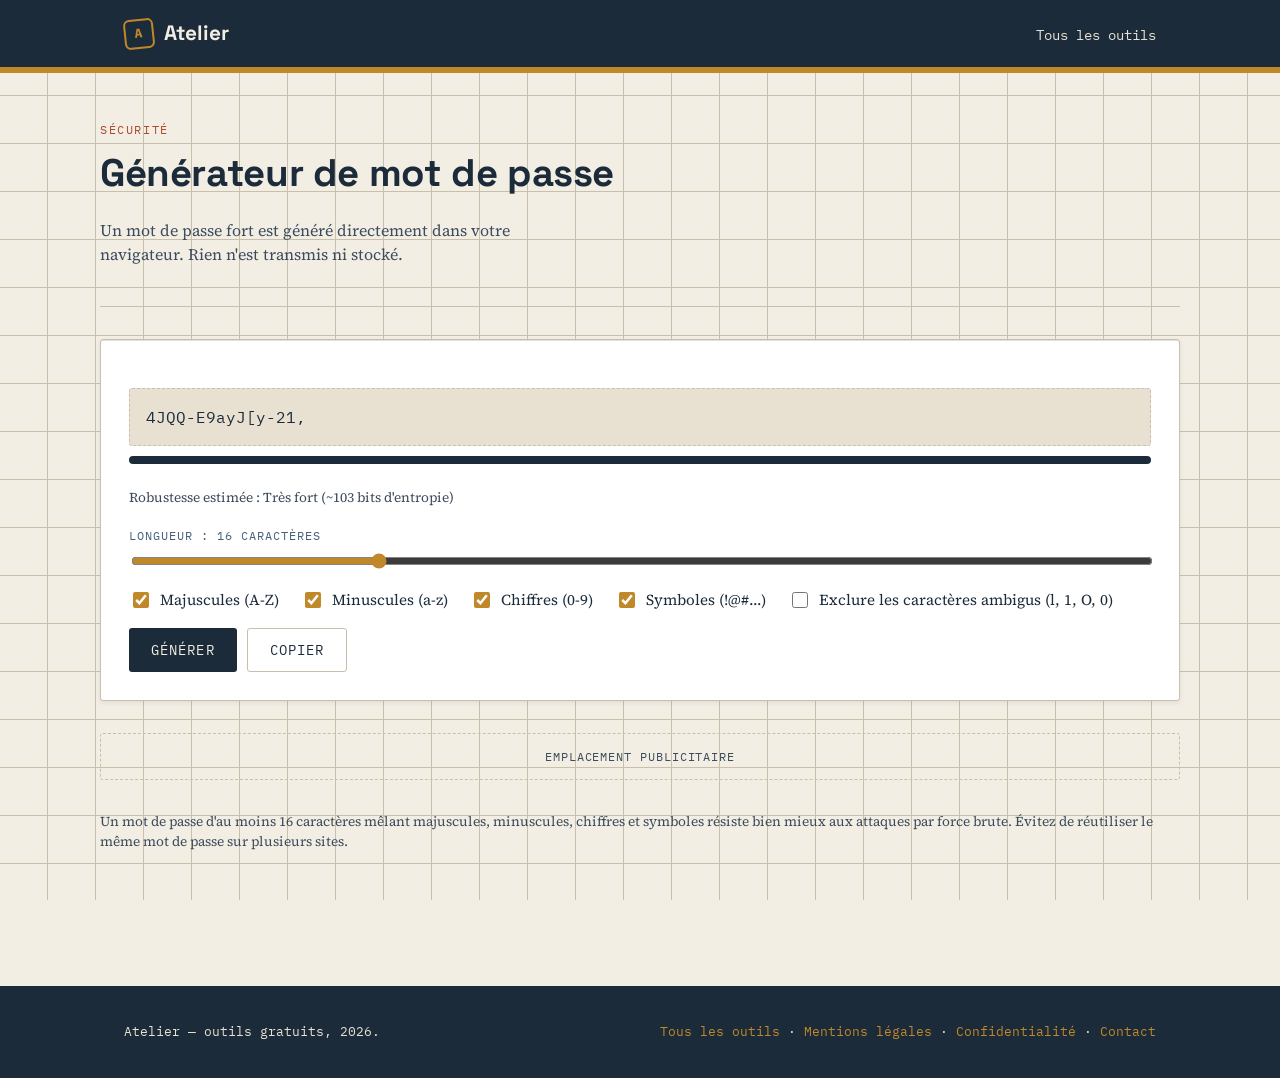
<file: tools/generateur-mot-de-passe.html>
<!DOCTYPE html>
<html lang="fr">
<head>
<meta charset="UTF-8">
<meta name="viewport" content="width=device-width, initial-scale=1.0">
<title>Générateur de mot de passe sécurisé et gratuit — Atelier</title>
<meta name="description" content="Générez un mot de passe fort et aléatoire. Longueur et caractères personnalisables, aucune donnée envoyée sur un serveur.">
<link href="https://fonts.googleapis.com/css2?family=Space+Grotesk:wght@500;700&family=Source+Serif+4:opsz,wght@8..60,400;8..60,600&family=IBM+Plex+Mono:wght@400;500&display=swap" rel="stylesheet">
<link rel="stylesheet" href="../css/style.css">
</head>
<body>

<header class="site-header">
  <div class="container">
    <a href="../index.html" class="brand"><span class="brand-mark">A</span>Atelier</a>
    <nav class="crumbs"><a href="../index.html#outils">Tous les outils</a></nav>
  </div>
</header>

<main class="container tool-page">
  <div class="tool-header">
    <span class="eyebrow">Sécurité</span>
    <h1>Générateur de mot de passe</h1>
    <p>Un mot de passe fort est généré directement dans votre navigateur. Rien n'est transmis ni stocké.</p>
  </div>

  <div class="panel">
    <div class="output" id="pwOutput" aria-live="polite">Cliquez sur « Générer »</div>
    <div class="strength-meter"><div class="strength-fill" id="strengthFill"></div></div>
    <p class="footnote" id="strengthLabel"></p>

    <label for="length">Longueur : <span id="lengthVal">16</span> caractères</label>
    <input type="range" id="length" min="6" max="48" value="16">

    <div class="checks">
      <label><input type="checkbox" id="upper" checked> Majuscules (A-Z)</label>
      <label><input type="checkbox" id="lower" checked> Minuscules (a-z)</label>
      <label><input type="checkbox" id="numbers" checked> Chiffres (0-9)</label>
      <label><input type="checkbox" id="symbols" checked> Symboles (!@#…)</label>
      <label><input type="checkbox" id="ambiguous"> Exclure les caractères ambigus (l, 1, O, 0)</label>
    </div>

    <div class="actions">
      <button id="generateBtn">Générer</button>
      <button class="secondary" id="copyBtn">Copier</button>
    </div>
  </div>

  <div class="ad-slot">Emplacement publicitaire</div>

  <p class="footnote">Un mot de passe d'au moins 16 caractères mêlant majuscules, minuscules, chiffres et symboles résiste bien mieux aux attaques par force brute. Évitez de réutiliser le même mot de passe sur plusieurs sites.</p>
</main>

<footer class="site-footer">
  <div class="container">
    <span>Atelier — outils gratuits, 2026.</span>
    <span>
      <a href="../index.html#outils">Tous les outils</a> ·
      <a href="../pages/mentions-legales.html">Mentions légales</a> ·
      <a href="../pages/confidentialite.html">Confidentialité</a> ·
      <a href="../pages/contact.html">Contact</a>
    </span>
  </div>
</footer>

<script>
const lengthInput = document.getElementById('length');
const lengthVal = document.getElementById('lengthVal');
const output = document.getElementById('pwOutput');
const fill = document.getElementById('strengthFill');
const label = document.getElementById('strengthLabel');

lengthInput.addEventListener('input', () => lengthVal.textContent = lengthInput.value);

function generate() {
  const upper = 'ABCDEFGHIJKLMNOPQRSTUVWXYZ';
  const lower = 'abcdefghijklmnopqrstuvwxyz';
  const numbers = '0123456789';
  const symbols = '!@#$%^&*()-_=+[]{};:,.<>?';
  const ambiguous = 'l1IO0';

  let pool = '';
  if (document.getElementById('upper').checked) pool += upper;
  if (document.getElementById('lower').checked) pool += lower;
  if (document.getElementById('numbers').checked) pool += numbers;
  if (document.getElementById('symbols').checked) pool += symbols;

  if (document.getElementById('ambiguous').checked) {
    pool = pool.split('').filter(c => !ambiguous.includes(c)).join('');
  }

  if (!pool) {
    output.textContent = 'Sélectionnez au moins un type de caractère.';
    fill.style.width = '0%';
    label.textContent = '';
    return;
  }

  const len = parseInt(lengthInput.value, 10);
  const bytes = new Uint32Array(len);
  crypto.getRandomValues(bytes);
  let result = '';
  for (let i = 0; i < len; i++) {
    result += pool[bytes[i] % pool.length];
  }
  output.textContent = result;
  scoreStrength(result, pool.length);
}

function scoreStrength(pw, poolSize) {
  const entropy = Math.log2(poolSize) * pw.length;
  let pct, color, text;
  if (entropy < 40) { pct = 25; color = '#B0492E'; text = 'Faible'; }
  else if (entropy < 60) { pct = 50; color = '#C08829'; text = 'Correct'; }
  else if (entropy < 80) { pct = 75; color = '#46607A'; text = 'Fort'; }
  else { pct = 100; color = '#1B2B3A'; text = 'Très fort'; }
  fill.style.width = pct + '%';
  fill.style.background = color;
  label.textContent = 'Robustesse estimée : ' + text + ' (~' + Math.round(entropy) + ' bits d\'entropie)';
}

document.getElementById('generateBtn').addEventListener('click', generate);
document.getElementById('copyBtn').addEventListener('click', () => {
  const text = output.textContent;
  if (!text || text.startsWith('Cliquez') || text.startsWith('Sélectionnez')) return;
  navigator.clipboard.writeText(text);
  const btn = document.getElementById('copyBtn');
  const original = btn.textContent;
  btn.textContent = 'Copié !';
  setTimeout(() => btn.textContent = original, 1200);
});

generate();
</script>

</body>
</html>
</file>
<file: css/style.css>
/* ==========================================================================
   Atelier — design tokens
   Palette: paper #F3EEE4, ink #1B2B3A, steel #46607A, brass #C08829, rust #B0492E
   Type: "Space Grotesk" (display/utility), "Source Serif 4" (body reading)
   ========================================================================== */

:root {
  --paper: #F3EEE4;
  --paper-dim: #E8E1D2;
  --ink: #1B2B3A;
  --ink-soft: #3C4C5C;
  --steel: #46607A;
  --brass: #C08829;
  --brass-dim: #A9761F;
  --rust: #B0492E;
  --line: #C9C0AC;
  --white: #FFFFFF;

  --font-display: 'Space Grotesk', sans-serif;
  --font-body: 'Source Serif 4', serif;
  --font-mono: 'IBM Plex Mono', monospace;

  --radius: 3px;
  --shadow-peg: 0 1px 0 rgba(27,43,58,0.15) inset, 0 2px 4px rgba(27,43,58,0.08);
}

* { box-sizing: border-box; }

html { scroll-behavior: smooth; }

body {
  margin: 0;
  background: var(--paper);
  color: var(--ink);
  font-family: var(--font-body);
  line-height: 1.5;
  background-image:
    linear-gradient(var(--line) 1px, transparent 1px),
    linear-gradient(90deg, var(--line) 1px, transparent 1px);
  background-size: 48px 48px;
  background-attachment: fixed;
  background-position: -1px -1px;
}

@media (prefers-reduced-motion: reduce) {
  * { animation: none !important; transition: none !important; }
}

a { color: var(--steel); }
a:focus-visible, button:focus-visible, input:focus-visible, select:focus-visible {
  outline: 3px solid var(--brass);
  outline-offset: 2px;
}

h1, h2, h3, .display {
  font-family: var(--font-display);
  color: var(--ink);
  letter-spacing: -0.01em;
  margin: 0 0 0.4em;
}

.eyebrow {
  font-family: var(--font-mono);
  font-size: 0.72rem;
  text-transform: uppercase;
  letter-spacing: 0.14em;
  color: var(--rust);
  display: block;
  margin-bottom: 0.5em;
}

.container {
  max-width: 1080px;
  margin: 0 auto;
  padding: 0 24px;
}

/* ---------- Header : the pegboard rail ---------- */
.site-header {
  background: var(--ink);
  border-bottom: 6px solid var(--brass);
  padding: 18px 0;
}
.site-header .container {
  display: flex;
  align-items: center;
  justify-content: space-between;
  gap: 20px;
}
.brand {
  font-family: var(--font-display);
  font-weight: 700;
  font-size: 1.3rem;
  color: var(--paper);
  text-decoration: none;
  display: flex;
  align-items: center;
  gap: 10px;
}
.brand .peg {
  width: 12px; height: 12px;
  background: var(--brass);
  border-radius: 50%;
  box-shadow: 20px 0 0 var(--rust), 40px 0 0 var(--steel);
  display: none;
}
.brand-mark {
  width: 30px; height: 30px;
  border: 2px solid var(--brass);
  border-radius: 6px;
  display: grid;
  place-items: center;
  color: var(--brass);
  font-family: var(--font-mono);
  font-size: 0.8rem;
  transform: rotate(-6deg);
}
nav.crumbs a {
  color: var(--paper-dim);
  text-decoration: none;
  font-family: var(--font-mono);
  font-size: 0.85rem;
}
nav.crumbs a:hover { color: var(--brass); }

/* ---------- Hero ---------- */
.hero {
  padding: 64px 0 40px;
  border-bottom: 1px solid var(--line);
}
.hero h1 {
  font-size: clamp(2rem, 5vw, 3.4rem);
  max-width: 14ch;
}
.hero p.lede {
  font-size: 1.15rem;
  max-width: 56ch;
  color: var(--ink-soft);
}

/* ---------- Pegboard grid of tools ---------- */
.pegboard {
  display: grid;
  grid-template-columns: repeat(auto-fill, minmax(240px, 1fr));
  gap: 18px;
  padding: 40px 0 64px;
}
.tool-slot {
  background: var(--white);
  border: 1px solid var(--line);
  border-radius: var(--radius);
  padding: 22px 20px 20px;
  text-decoration: none;
  color: var(--ink);
  position: relative;
  box-shadow: var(--shadow-peg);
  transition: transform 0.15s ease, box-shadow 0.15s ease;
}
.tool-slot::before {
  content: "";
  position: absolute;
  top: -7px; left: 24px;
  width: 14px; height: 14px;
  background: var(--brass);
  border-radius: 50%;
  box-shadow: 0 2px 3px rgba(0,0,0,0.25);
}
.tool-slot:hover {
  transform: translateY(-3px);
  box-shadow: 0 8px 16px rgba(27,43,58,0.14);
}
.tool-slot .tag {
  font-family: var(--font-mono);
  font-size: 0.7rem;
  color: var(--rust);
  text-transform: uppercase;
  letter-spacing: 0.1em;
}
.tool-slot h3 {
  font-size: 1.15rem;
  margin: 0.3em 0 0.3em;
}
.tool-slot p {
  font-size: 0.92rem;
  color: var(--ink-soft);
  margin: 0;
}

/* ---------- Tool page shell ---------- */
.tool-page {
  padding: 48px 0 80px;
}
.tool-header {
  margin-bottom: 32px;
  border-bottom: 1px solid var(--line);
  padding-bottom: 24px;
}
.tool-header h1 { font-size: clamp(1.6rem, 4vw, 2.4rem); }
.tool-header p { color: var(--ink-soft); max-width: 60ch; }

.panel {
  background: var(--white);
  border: 1px solid var(--line);
  border-radius: var(--radius);
  padding: 28px;
  box-shadow: var(--shadow-peg);
}

label {
  display: block;
  font-family: var(--font-mono);
  font-size: 0.78rem;
  text-transform: uppercase;
  letter-spacing: 0.08em;
  color: var(--steel);
  margin: 18px 0 6px;
}
label:first-child { margin-top: 0; }

input[type="text"], input[type="number"], input[type="password"],
textarea, select {
  width: 100%;
  padding: 11px 12px;
  font-family: var(--font-mono);
  font-size: 0.95rem;
  border: 1px solid var(--line);
  border-radius: var(--radius);
  background: var(--paper-dim);
  color: var(--ink);
}
textarea { resize: vertical; min-height: 110px; }

input[type="range"] { width: 100%; accent-color: var(--brass); }

.row { display: flex; gap: 16px; flex-wrap: wrap; }
.row > * { flex: 1; min-width: 160px; }

.checks { display: flex; flex-wrap: wrap; gap: 12px 22px; margin: 14px 0; }
.checks label {
  display: flex; align-items: center; gap: 8px;
  text-transform: none; letter-spacing: 0; font-family: var(--font-body);
  font-size: 0.95rem; color: var(--ink); margin: 0;
}
.checks input { accent-color: var(--brass); width: 16px; height: 16px; }

button, .btn {
  font-family: var(--font-mono);
  font-size: 0.85rem;
  text-transform: uppercase;
  letter-spacing: 0.08em;
  background: var(--ink);
  color: var(--paper);
  border: none;
  padding: 12px 22px;
  border-radius: var(--radius);
  cursor: pointer;
  transition: background 0.15s ease;
}
button:hover, .btn:hover { background: var(--rust); }
button.secondary {
  background: transparent;
  color: var(--ink);
  border: 1px solid var(--line);
}
button.secondary:hover { background: var(--paper-dim); color: var(--ink); }

.output {
  margin-top: 20px;
  padding: 16px;
  background: var(--paper-dim);
  border: 1px dashed var(--line);
  border-radius: var(--radius);
  font-family: var(--font-mono);
  font-size: 1rem;
  word-break: break-word;
}

.result-big {
  font-family: var(--font-mono);
  font-size: 1.8rem;
  color: var(--ink);
  margin: 6px 0;
}
.result-big .unit { font-size: 1rem; color: var(--ink-soft); }

.actions { display: flex; gap: 10px; flex-wrap: wrap; margin-top: 16px; }

.strength-meter {
  height: 8px;
  border-radius: 4px;
  background: var(--line);
  overflow: hidden;
  margin-top: 10px;
}
.strength-fill {
  height: 100%;
  width: 0%;
  background: var(--rust);
  transition: width 0.2s ease, background 0.2s ease;
}

.ad-slot {
  border: 1px dashed var(--line);
  border-radius: var(--radius);
  padding: 14px;
  text-align: center;
  font-family: var(--font-mono);
  font-size: 0.72rem;
  color: var(--ink-soft);
  letter-spacing: 0.08em;
  text-transform: uppercase;
  margin: 32px 0;
}

.dropzone {
  border: 2px dashed var(--line);
  border-radius: var(--radius);
  padding: 36px 20px;
  text-align: center;
  color: var(--ink-soft);
  font-family: var(--font-mono);
  font-size: 0.9rem;
  cursor: pointer;
  transition: border-color 0.15s ease, background 0.15s ease;
}
.dropzone.drag { border-color: var(--brass); background: var(--paper-dim); }

table.compress-table {
  width: 100%;
  border-collapse: collapse;
  margin-top: 20px;
  font-family: var(--font-mono);
  font-size: 0.85rem;
}
table.compress-table th, table.compress-table td {
  text-align: left;
  padding: 8px 10px;
  border-bottom: 1px solid var(--line);
}

.footnote {
  font-size: 0.85rem;
  color: var(--ink-soft);
  margin-top: 24px;
}

/* ---------- Footer ---------- */
footer.site-footer {
  background: var(--ink);
  color: var(--paper-dim);
  padding: 36px 0;
  margin-top: 40px;
  font-family: var(--font-mono);
  font-size: 0.8rem;
}
footer.site-footer a { color: var(--brass); text-decoration: none; }
footer.site-footer .container {
  display: flex; justify-content: space-between; flex-wrap: wrap; gap: 12px;
}

@media (max-width: 640px) {
  .hero { padding: 40px 0 28px; }
  .pegboard { padding: 28px 0 48px; }
  footer.site-footer .container { flex-direction: column; }
}
</file>
